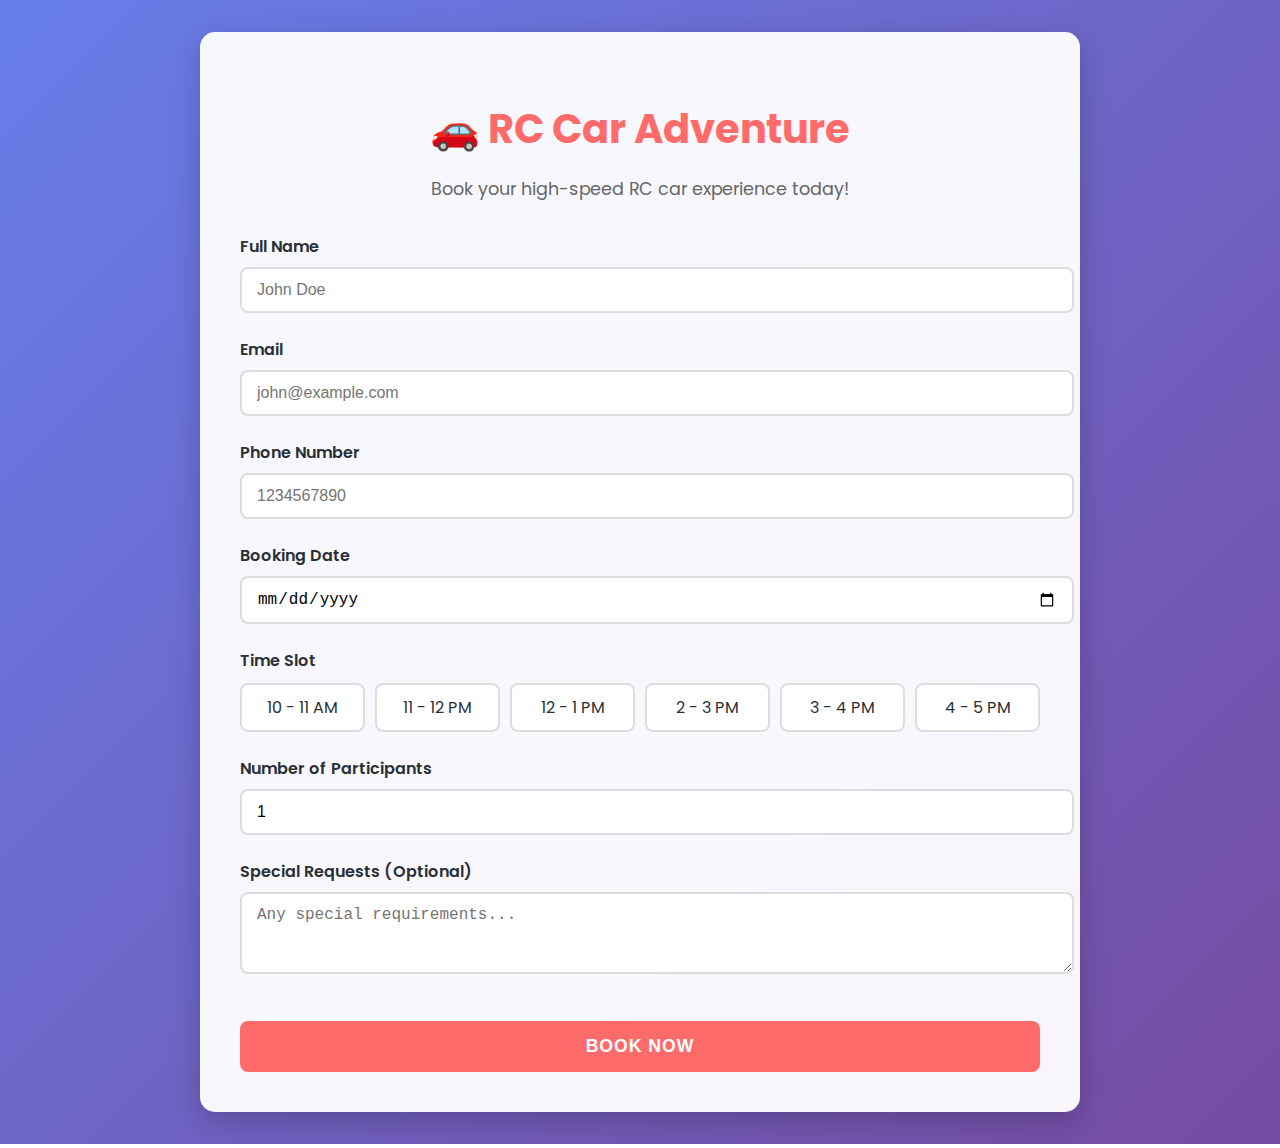
<file: booking.html>
<!-- <!DOCTYPE html>
<html lang="en">
<head>
  <meta charset="UTF-8" />
  <meta name="viewport" content="width=device-width, initial-scale=1.0"/>
  <title>Book Your Experience</title>
  <link rel="stylesheet" href="booking.css" />
</head>
<body>
  <div class="container">
    <h1>Book Your RC Car Experience</h1>
    <form id="bookingForm">
      <input type="text" id="name" placeholder="Your Name" required />
      <input type="email" id="email" placeholder="Your Email" required />
      <input type="tel" id="phone" placeholder="Phone Number" required />
      <input type="date" id="date" required />
      <select  type="time"id="time" required>
        <option value="">Choose Time Slot</option>
        <option value="10-11AM">10 - 11 AM</option>
        <option value="11-12PM">11 - 12 PM</option>
        <option value="12-1PM">12 - 1 PM</option>
        <option value="2-3PM">2 - 3 PM</option>
      </select>
      <input type="number" id="people" placeholder="No. of People" min="1" required />
      <textarea id="message" placeholder="Any Message (Optional)"></textarea>
      <button type="submit">Book Now</button>
    </form>
    <div id="successMsg"></div>
  </div>
  <script src="book.js"></script>
</body>
</html> -->
<!-- <!DOCTYPE html>
<html lang="en">
<head>
  <meta charset="UTF-8">
  <meta name="viewport" content="width=device-width, initial-scale=1.0">
  <title>RC Car Adventure - Book Now</title>
  <link href="https://fonts.googleapis.com/css2?family=Roboto:wght@400;700&display=swap" rel="stylesheet">
  <style>
    :root {
      --primary: #4CAF50;
      --secondary: #2196F3;
      --error: #f44336;
    }
    
    * {
      box-sizing: border-box;
      margin: 0;
      padding: 0;
    }
    
    body {
      font-family: 'Roboto', sans-serif;
      background: #f5f5f5;
      color: #333;
      line-height: 1.6;
    }
    
    .container {
      max-width: 800px;
      margin: 2rem auto;
      padding: 2rem;
      background: white;
      border-radius: 10px;
      box-shadow: 0 0 20px rgba(0, 0, 0, 0.1);
    }
    
    h1 {
      text-align: center;
      color: var(--primary);
      margin-bottom: 1.5rem;
      font-size: 2.2rem;
    }
    
    .form-group {
      margin-bottom: 1.5rem;
    }
    
    label {
      display: block;
      margin-bottom: 0.5rem;
      font-weight: bold;
      color: #555;
    }
    
    input, select, textarea {
      width: 100%;
      padding: 12px;
      border: 2px solid #ddd;
      border-radius: 6px;
      font-size: 1rem;
      transition: border 0.3s;
    }
    
    input:focus, select:focus, textarea:focus {
      border-color: var(--secondary);
      outline: none;
      box-shadow: 0 0 5px rgba(33, 150, 243, 0.3);
    }
    
    .error-message {
      color: var(--error);
      font-size: 0.85rem;
      margin-top: 0.3rem;
      display: none;
    }
    
    button {
      background: var(--primary);
      color: white;
      border: none;
      padding: 14px 20px;
      font-size: 1.1rem;
      border-radius: 6px;
      cursor: pointer;
      width: 100%;
      transition: background 0.3s;
      text-transform: uppercase;
      font-weight: bold;
      letter-spacing: 1px;
    }
    
    button:hover {
      background: #45a049;
    }
    
    button:disabled {
      background: #cccccc;
      cursor: not-allowed;
    }
    
    .loading {
      display: inline-block;
      width: 20px;
      height: 20px;
      border: 3px solid rgba(255,255,255,.3);
      border-radius: 50%;
      border-top-color: white;
      animation: spin 1s ease-in-out infinite;
    }
    
    @keyframes spin {
      to { transform: rotate(360deg); }
    }
    
    .success-message {
      text-align: center;
      color: var(--primary);
      font-weight: bold;
      margin-top: 1rem;
      display: none;
    }
    
    .time-slots {
      display: grid;
      grid-template-columns: repeat(auto-fill, minmax(120px, 1fr));
      gap: 10px;
      margin-top: 10px;
    }
    
    .time-slot {
      padding: 10px;
      border: 2px solid #ddd;
      border-radius: 6px;
      text-align: center;
      cursor: pointer;
      transition: all 0.3s;
    }
    
    .time-slot:hover {
      border-color: var(--secondary);
    }
    
    .time-slot.selected {
      background: var(--secondary);
      color: white;
      border-color: var(--secondary);
    }
    
    @media (max-width: 600px) {
      .container {
        margin: 1rem;
        padding: 1.5rem;
      }
      
      h1 {
        font-size: 1.8rem;
      }
    }
  </style>
</head>
<body>
  <div class="container">
    <h1>🚗 RC Car Adventure</h1>
    <p style="text-align: center; margin-bottom: 2rem;">Book your high-speed RC car experience today!</p>
    
    <form id="bookingForm">
      <div class="form-group">
        <label for="name">Full Name</label>
        <input type="text" id="name" placeholder="John Doe" required>
        <div class="error-message" id="name-error">Please enter your name</div>
      </div>
      
      <div class="form-group">
        <label for="email">Email</label>
        <input type="email" id="email" placeholder="john@example.com" required>
        <div class="error-message" id="email-error">Please enter a valid email</div>
      </div>
      
      <div class="form-group">
        <label for="phone">Phone Number</label>
        <input type="tel" id="phone" placeholder="1234567890" required>
        <div class="error-message" id="phone-error">Please enter a valid phone number</div>
      </div>
      
      <div class="form-group">
        <label for="date">Booking Date</label>
        <input type="date" id="date" required min="">
        <div class="error-message" id="date-error">Please select a date</div>
      </div>
      
      <div class="form-group">
        <label>Time Slot</label>
        <div class="time-slots">
          <div class="time-slot" data-value="10-11AM">10 - 11 AM</div>
          <div class="time-slot" data-value="11-12PM">11 - 12 PM</div>
          <div class="time-slot" data-value="12-1PM">12 - 1 PM</div>
          <div class="time-slot" data-value="2-3PM">2 - 3 PM</div>
          <div class="time-slot" data-value="3-4PM">3 - 4 PM</div>
          <div class="time-slot" data-value="4-5PM">4 - 5 PM</div>
        </div>
        <input type="hidden" id="time" required>
        <div class="error-message" id="time-error">Please select a time slot</div>
      </div>
      
      <div class="form-group">
        <label for="people">Number of Participants</label>
        <input type="number" id="people" min="1" max="10" value="1" required>
        <div class="error-message" id="people-error">Please enter a number between 1-10</div>
      </div>
      
      <div class="form-group">
        <label for="message">Special Requests (Optional)</label>
        <textarea id="message" rows="3" placeholder="Any special requirements or notes..."></textarea>
      </div>
      
      <button type="submit" id="submitBtn">
        <span id="btnText">Book Now</span>
        <span class="loading" id="loadingSpinner" style="display: none;"></span>
      </button>
      
      <div class="success-message" id="successMessage">
        Booking successful! We've sent a confirmation to your email.
      </div>
    </form>
  </div>

  <script>
    document.addEventListener('DOMContentLoaded', function() {
      // Set min date to today
      const dateInput = document.getElementById('date');
      const today = new Date().toISOString().split('T')[0];
      dateInput.min = today;
      
      // Time slot selection
      const timeSlots = document.querySelectorAll('.time-slot');
      const timeInput = document.getElementById('time');
      
      timeSlots.forEach(slot => {
        slot.addEventListener('click', function() {
          timeSlots.forEach(s => s.classList.remove('selected'));
          this.classList.add('selected');
          timeInput.value = this.getAttribute('data-value');
          hideError('time-error');
        });
      });
      
      // Form validation
      const form = document.getElementById('bookingForm');
      const submitBtn = document.getElementById('submitBtn');
      const btnText = document.getElementById('btnText');
      const loadingSpinner = document.getElementById('loadingSpinner');
      const successMessage = document.getElementById('successMessage');
      
      // Real-time validation
      document.getElementById('name').addEventListener('input', function() {
        validateField(this, 'name-error', this.value.trim() !== '');
      });
      
      document.getElementById('email').addEventListener('input', function() {
        validateField(this, 'email-error', /^[^\s@]+@[^\s@]+\.[^\s@]+$/.test(this.value));
      });
      
      document.getElementById('phone').addEventListener('input', function() {
        validateField(this, 'phone-error', /^\d{10,15}$/.test(this.value));
      });
      
      document.getElementById('date').addEventListener('change', function() {
        validateField(this, 'date-error', this.value !== '');
      });
      
      document.getElementById('people').addEventListener('input', function() {
        validateField(this, 'people-error', this.value >= 1 && this.value <= 10);
      });
      
      // Form submission
      // form.addEventListener('submit -->
      <!DOCTYPE html>
      <html lang="en">
      <head>
        <meta charset="UTF-8">
        <meta name="viewport" content="width=device-width, initial-scale=1.0">
        <title>RC Car Adventure - Book Now</title>
        <link href="https://fonts.googleapis.com/css2?family=Poppins:wght@400;600;700&display=swap" rel="stylesheet">
        <style>
          :root {
            --primary: #FF6B6B;
            --secondary: #4ECDC4;
            --dark: #292F36;
            --light: #F7FFF7;
          }
          
          body {
            font-family: 'Poppins', sans-serif;
            background: linear-gradient(135deg, #667eea 0%, #764ba2 100%);
            color: var(--light);
            min-height: 100vh;
            margin: 0;
            padding: 2rem;
            display: flex;
            justify-content: center;
            align-items: center;
          }
          
          .container {
            background: rgba(255, 255, 255, 0.95);
            border-radius: 15px;
            box-shadow: 0 10px 30px rgba(0, 0, 0, 0.2);
            width: 100%;
            max-width: 800px;
            padding: 2.5rem;
            color: var(--dark);
          }
          
          h1 {
            color: var(--primary);
            text-align: center;
            margin-bottom: 1rem;
            font-size: 2.5rem;
          }
          
          .subtitle {
            text-align: center;
            margin-bottom: 2rem;
            color: #666;
            font-size: 1.1rem;
          }
          
          .form-group {
            margin-bottom: 1.5rem;
          }
          
          label {
            display: block;
            margin-bottom: 0.5rem;
            font-weight: 600;
            color: var(--dark);
          }
          
          input, select, textarea {
            width: 100%;
            padding: 12px 15px;
            border: 2px solid #ddd;
            border-radius: 8px;
            font-size: 1rem;
            transition: all 0.3s;
          }
          
          input:focus, select:focus, textarea:focus {
            border-color: var(--secondary);
            box-shadow: 0 0 0 3px rgba(78, 205, 196, 0.2);
            outline: none;
          }
          
          .time-slots {
            display: grid;
            grid-template-columns: repeat(auto-fill, minmax(120px, 1fr));
            gap: 10px;
            margin-top: 10px;
          }
          
          .time-slot {
            padding: 10px;
            border: 2px solid #ddd;
            border-radius: 8px;
            text-align: center;
            cursor: pointer;
            transition: all 0.3s;
            background: white;
          }
          
          .time-slot:hover {
            border-color: var(--secondary);
          }
          
          .time-slot.selected {
            background: var(--secondary);
            color: white;
            border-color: var(--secondary);
          }
          
          button {
            background: var(--primary);
            color: white;
            border: none;
            padding: 15px;
            font-size: 1.1rem;
            border-radius: 8px;
            cursor: pointer;
            width: 100%;
            transition: all 0.3s;
            font-weight: 600;
            margin-top: 1rem;
            text-transform: uppercase;
            letter-spacing: 1px;
          }
          
          button:hover {
            background: #ff5252;
            transform: translateY(-2px);
            box-shadow: 0 5px 15px rgba(255, 107, 107, 0.4);
          }
          
          button:disabled {
            background: #ccc;
            transform: none;
            box-shadow: none;
            cursor: not-allowed;
          }
          
          .loading {
            display: inline-block;
            width: 20px;
            height: 20px;
            border: 3px solid rgba(255,255,255,.3);
            border-radius: 50%;
            border-top-color: white;
            animation: spin 1s ease-in-out infinite;
            margin-right: 10px;
            vertical-align: middle;
          }
          
          @keyframes spin {
            to { transform: rotate(360deg); }
          }
          
          .success-message {
            text-align: center;
            color: var(--secondary);
            font-weight: 600;
            margin-top: 1.5rem;
            padding: 1rem;
            background: rgba(78, 205, 196, 0.1);
            border-radius: 8px;
            display: none;
          }
          
          .error-message {
            color: var(--primary);
            font-size: 0.9rem;
            margin-top: 0.5rem;
            display: none;
          }
        </style>
      </head>
      <body>
        <div class="container">
          <h1>🚗 RC Car Adventure</h1>
          <p class="subtitle">Book your high-speed RC car experience today!</p>
          
          <form id="bookingForm">
            <div class="form-group">
              <label for="name">Full Name</label>
              <input type="text" id="name" placeholder="John Doe" required>
              <div class="error-message" id="name-error">Please enter your name</div>
            </div>
            
            <div class="form-group">
              <label for="email">Email</label>
              <input type="email" id="email" placeholder="john@example.com" required>
              <div class="error-message" id="email-error">Please enter a valid email</div>
            </div>
            
            <div class="form-group">
              <label for="phone">Phone Number</label>
              <input type="tel" id="phone" placeholder="1234567890" required>
              <div class="error-message" id="phone-error">Please enter a 10-digit phone number</div>
            </div>
            
            <div class="form-group">
              <label for="date">Booking Date</label>
              <input type="date" id="date" required>
              <div class="error-message" id="date-error">Please select a date</div>
            </div>
            
            <div class="form-group">
              <label>Time Slot</label>
              <div class="time-slots">
                <div class="time-slot" data-value="10-11AM">10 - 11 AM</div>
                <div class="time-slot" data-value="11-12PM">11 - 12 PM</div>
                <div class="time-slot" data-value="12-1PM">12 - 1 PM</div>
                <div class="time-slot" data-value="2-3PM">2 - 3 PM</div>
                <div class="time-slot" data-value="3-4PM">3 - 4 PM</div>
                <div class="time-slot" data-value="4-5PM">4 - 5 PM</div>
              </div>
              <input type="hidden" id="time" required>
              <div class="error-message" id="time-error">Please select a time slot</div>
            </div>
            
            <div class="form-group">
              <label for="people">Number of Participants</label>
              <input type="number" id="people" min="1" max="10" value="1" required>
              <div class="error-message" id="people-error">Please enter a number between 1-10</div>
            </div>
            
            <div class="form-group">
              <label for="message">Special Requests (Optional)</label>
              <textarea id="message" rows="3" placeholder="Any special requirements..."></textarea>
            </div>
            
            <button type="submit" id="submitBtn">
              <span id="btnText">Book Now</span>
              <span class="loading" id="loadingSpinner" style="display: none;"></span>
            </button>
            
            <div class="success-message" id="successMessage">
              ✅ Booking successful! A confirmation has been sent to your email.
            </div>
          </form>
        </div>
      
        <script>
          document.addEventListener('DOMContentLoaded', function() {
            // Set min date to today
            const dateInput = document.getElementById('date');
            const today = new Date().toISOString().split('T')[0];
            dateInput.min = today;
            
            // Time slot selection
            const timeSlots = document.querySelectorAll('.time-slot');
            const timeInput = document.getElementById('time');
            
            timeSlots.forEach(slot => {
              slot.addEventListener('click', function() {
                timeSlots.forEach(s => s.classList.remove('selected'));
                this.classList.add('selected');
                timeInput.value = this.getAttribute('data-value');
                hideError('time-error');
              });
            });
            
            // Form elements
            const form = document.getElementById('bookingForm');
            const submitBtn = document.getElementById('submitBtn');
            const btnText = document.getElementById('btnText');
            const loadingSpinner = document.getElementById('loadingSpinner');
            const successMessage = document.getElementById('successMessage');
            
            // Real-time validation
            document.getElementById('name').addEventListener('input', validateName);
            document.getElementById('email').addEventListener('input', validateEmail);
            document.getElementById('phone').addEventListener('input', validatePhone);
            document.getElementById('date').addEventListener('change', validateDate);
            document.getElementById('people').addEventListener('input', validatePeople);
            
            function validateName() {
              const valid = this.value.trim() !== '';
              validateField(this, 'name-error', valid, 'Please enter your name');
              return valid;
            }
            
            function validateEmail() {
              const email = this.value;
              const valid = /^[^\s@]+@[^\s@]+\.[^\s@]+$/.test(email);
              validateField(this, 'email-error', valid, 'Please enter a valid email');
              return valid;
            }
            
            function validatePhone() {
              const phone = this.value;
              const valid = /^\d{10}$/.test(phone);
              validateField(this, 'phone-error', valid, 'Please enter a 10-digit number');
              return valid;
            }
            
            function validateDate() {
              const valid = this.value !== '';
              validateField(this, 'date-error', valid, 'Please select a date');
              return valid;
            }
            
            function validatePeople() {
              const people = parseInt(this.value);
              const valid = people >= 1 && people <= 10;
              validateField(this, 'people-error', valid, 'Please enter 1-10 participants');
              return valid;
            }
            
            // Form submission
            form.addEventListener('submit', async function(e) {
              e.preventDefault();
              
              // Validate all fields
              const isFormValid = [
                validateName.call(document.getElementById('name')),
                validateEmail.call(document.getElementById('email')),
                validatePhone.call(document.getElementById('phone')),
                validateDate.call(document.getElementById('date')),
                validateField(timeInput, 'time-error', timeInput.value !== '', 'Please select a time slot'),
                validatePeople.call(document.getElementById('people'))
              ].every(valid => valid);
              
              if (!isFormValid) return;
              
              // Prepare data
              const bookingData = {
                name: document.getElementById('name').value.trim(),
                email: document.getElementById('email').value,
                phone: document.getElementById('phone').value,
                date: document.getElementById('date').value,
                time: timeInput.value,
                people: parseInt(document.getElementById('people').value),
                message: document.getElementById('message').value
              };
              
              // Show loading state
              submitBtn.disabled = true;
              btnText.textContent = 'Processing...';
              loadingSpinner.style.display = 'inline-block';
              
              try {
                // Connect to your existing backend
                const response = await fetch('https://rc-cafe-backend.onrender.com/api/book', {
                  method: 'POST',
                  headers: { 'Content-Type': 'application/json' },
                  body: JSON.stringify(bookingData)
                });
                
                if (!response.ok) {
                  const errorData = await response.json();
                  throw new Error(errorData.error || 'Booking failed');
                }
                
                // Show success
                form.reset();
                timeSlots.forEach(s => s.classList.remove('selected'));
                successMessage.style.display = 'block';
                setTimeout(() => successMessage.style.display = 'none', 5000);
                
              } catch (error) {
                alert(`Error: ${error.message}`);
                console.error('Booking error:', error);
              } finally {
                submitBtn.disabled = false;
                btnText.textContent = 'Book Now';
                loadingSpinner.style.display = 'none';
              }
            });
            
            function validateField(field, errorId, isValid, errorMessage) {
              const errorElement = document.getElementById(errorId);
              if (!isValid) {
                field.style.borderColor = 'var(--primary)';
                errorElement.textContent = errorMessage;
                errorElement.style.display = 'block';
                return false;
              } else {
                field.style.borderColor = '#ddd';
                errorElement.style.display = 'none';
                return true;
              }
            }
            
            function hideError(errorId) {
              document.getElementById(errorId).style.display = 'none';
            }
          });
          
        </script>
      </body>
      </html>
</file>
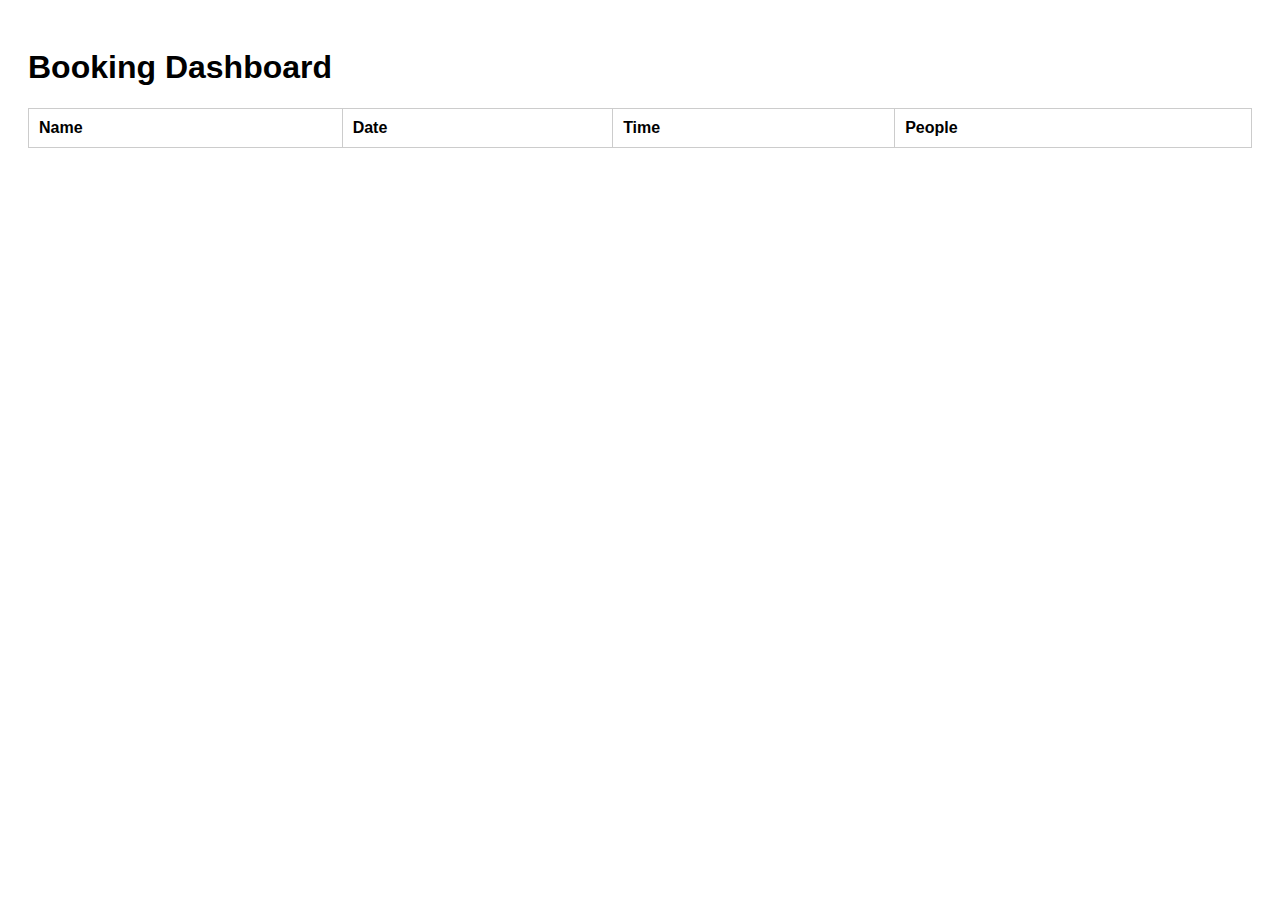
<file: dashboard.html>
<!DOCTYPE html>
<html lang="en">
<head>
  <meta charset="UTF-8" />
  <meta name="viewport" content="width=device-width, initial-scale=1.0"/>
  <title>Booking Dashboard</title>
  <style>
    body {
      font-family: Arial, sans-serif;
      padding: 20px;
    }
    table {
      width: 100%;
      border-collapse: collapse;
      margin-top: 20px;
    }
    th, td {
      padding: 10px;
      border: 1px solid #ccc;
      text-align: left;
    }
  </style>
</head>
<body>
  <h1>Booking Dashboard</h1>
  <table id="bookingTable">
    <thead>
      <tr>
        <th>Name</th>
        <th>Date</th>
        <th>Time</th>
        <th>People</th>
      </tr>
    </thead>
    <tbody></tbody>
  </table>

  <script>
    fetch('http://localhost:5000/api/bookings')
      .then(res => res.json())
      .then(data => {
        const tbody = document.querySelector('#bookingTable tbody');
        data.forEach(booking => {
          const row = document.createElement('tr');
          row.innerHTML = `
            <td>${booking.name}</td>
            <td>${booking.date}</td>
            <td>${booking.time}</td>
            <td>${booking.people}</td>
          `;
          tbody.appendChild(row);
        });
      });
  </script>
</body>
</html>
</file>
<file: booking.css>
body {
    margin: 0;
    font-family: 'Segoe UI', sans-serif;
    background: #f0f0f5;
    display: flex;
    justify-content: center;
    align-items: center;
    min-height: 100vh;
  }
  
  .container {
    background: white;
    padding: 30px;
    border-radius: 20px;
    box-shadow: 0 10px 25px rgba(0, 0, 0, 0.1);
    width: 90%;
    max-width: 450px;
  }
  
  h1 {
    text-align: center;
    margin-bottom: 20px;
    color: #333;
  }
  
  form input, form select, form textarea {
    width: 100%;
    padding: 12px;
    margin: 10px 0;
    border: 1px solid #ccc;
    border-radius: 8px;
    font-size: 16px;
  }
  
  form textarea {
    resize: vertical;
    height: 100px;
  }
  
  button {
    width: 100%;
    padding: 14px;
    background: #4B2A59;
    color: white;
    border: none;
    border-radius: 8px;
    font-size: 18px;
    cursor: pointer;
    transition: background 0.3s ease;
  }
  
  button:hover {
    background: #372044;
  }
  
  #successMsg {
    margin-top: 15px;
    color: green;
    text-align: center;
  }
</file>
